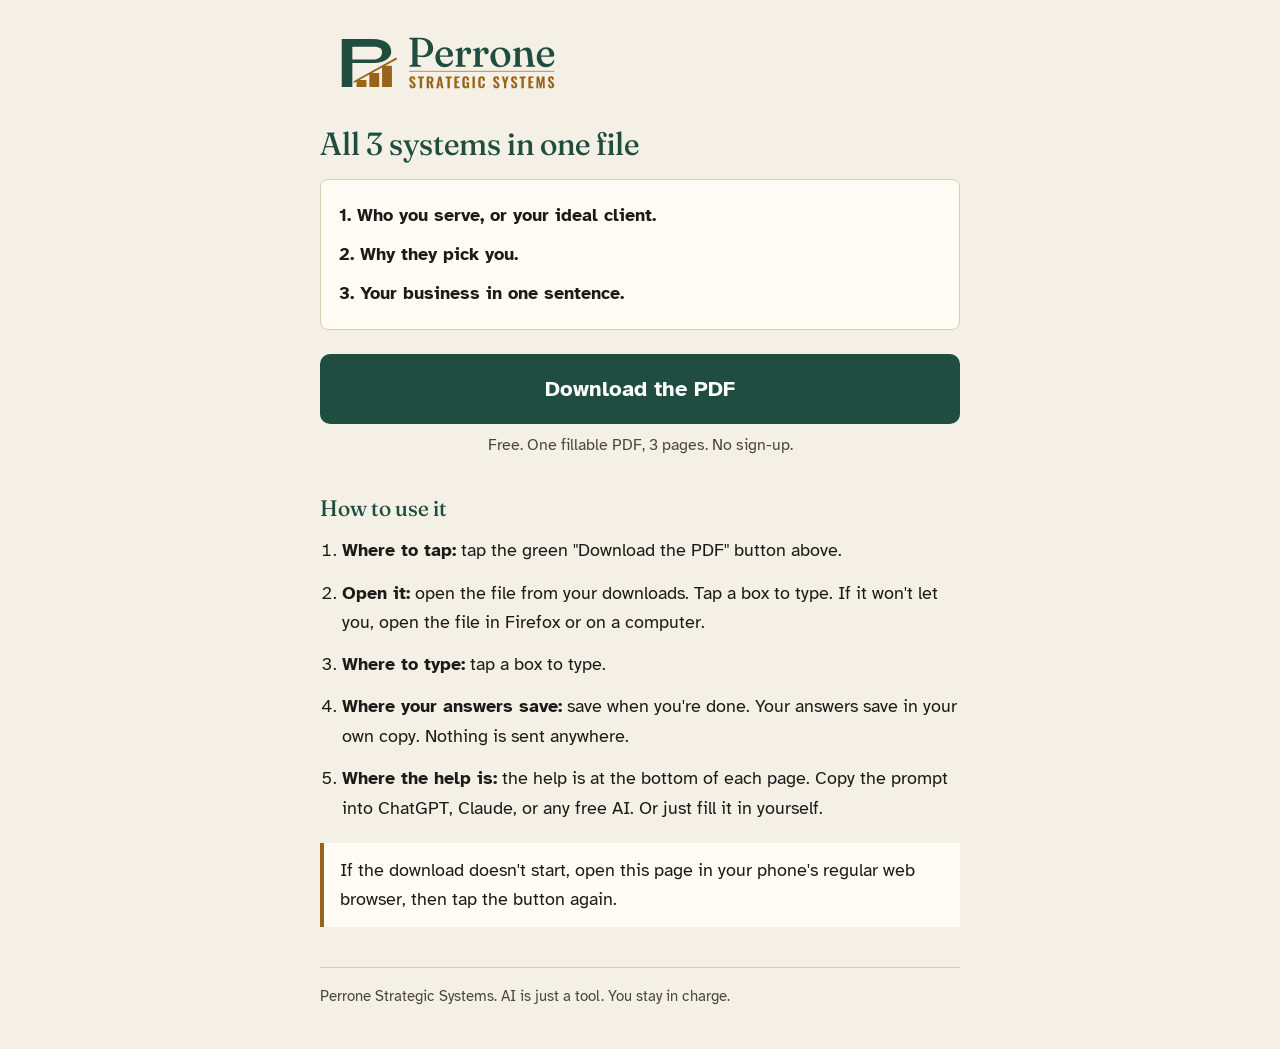
<file: index.html>
<!DOCTYPE html>
<html lang="en">
<head>
  <meta charset="utf-8">
  <meta name="viewport" content="width=device-width, initial-scale=1">
  <meta name="robots" content="noindex, nofollow">
  <title>All 3 systems in one file · Perrone Strategic Systems</title>
  <meta name="description" content="A free fillable PDF from Perrone Strategic Systems: who you serve, why they pick you, and your business in one sentence.">
  <link rel="icon" type="image/png" sizes="32x32" href="assets/img/favicon-32.png">
  <style>
    @font-face { font-family: "Fraunces"; src: url("assets/fonts/Fraunces-Display.woff2") format("woff2"); font-weight: 600 700; font-display: swap; }
    @font-face { font-family: "Atkinson Hyperlegible"; src: url("assets/fonts/AtkinsonHyperlegible-Regular.woff2") format("woff2"); font-weight: 400; font-display: swap; }
    @font-face { font-family: "Atkinson Hyperlegible"; src: url("assets/fonts/AtkinsonHyperlegible-Bold.woff2") format("woff2"); font-weight: 700; font-display: swap; }
    :root { --cream: #f5f0e6; --forest: #1f4d3f; --gold: #9a6418; --ink: #1c1b18; --paper: #fffcf6; --line: #d9cbb0; }
    * { box-sizing: border-box; }
    body { margin: 0; background: var(--cream); color: var(--ink); font-family: "Atkinson Hyperlegible", Arial, sans-serif; font-size: 1.15rem; line-height: 1.6; }
    .wrap { width: min(40rem, calc(100% - 2.5rem)); margin: 0 auto; padding: 1.25rem 0 2.5rem; }
    .logo { display: block; width: min(16rem, 70%); height: auto; margin-bottom: 1.25rem; }
    h1 { font-family: "Fraunces", Georgia, serif; color: var(--forest); font-size: 2rem; line-height: 1.15; margin: 0 0 1rem; }
    h2 { font-family: "Fraunces", Georgia, serif; color: var(--forest); font-size: 1.4rem; margin: 2rem 0 0.6rem; }
    .three { list-style: none; padding: 1rem 1.1rem; margin: 0 0 1.5rem; background: var(--paper); border: 1px solid var(--line); border-radius: 8px; font-weight: 700; }
    .three li { padding: 0.3rem 0; }
    .btn { display: block; text-align: center; background: var(--forest); color: #fff; text-decoration: none; font-weight: 700; font-size: 1.35rem; padding: 1.1rem 1rem; border-radius: 10px; min-height: 3.5rem; }
    .btn:focus-visible { outline: 3px solid var(--gold); outline-offset: 3px; }
    .small { font-size: 1rem; color: #4a463e; margin: 0.6rem 0 0; text-align: center; }
    ol.steps { padding-left: 1.4rem; margin: 0; }
    ol.steps li { margin: 0 0 0.8rem; }
    .note { background: var(--paper); border-left: 4px solid var(--gold); padding: 0.8rem 1rem; margin: 1.25rem 0 0; }
    footer { border-top: 1px solid var(--line); margin-top: 2.5rem; padding-top: 1rem; font-size: 0.95rem; color: #4a463e; }
  </style>
</head>
<body>
  <main class="wrap">
    <img class="logo" src="assets/img/horizontal-primary-transparent.svg" width="520" height="90" alt="Perrone Strategic Systems">
    <h1>All 3 systems in one file</h1>
    <ul class="three">
      <li>1. Who you serve, or your ideal client.</li>
      <li>2. Why they pick you.</li>
      <li>3. Your business in one sentence.</li>
    </ul>

    <a class="btn" href="all-3-systems.pdf" download="Three things I couldn't answer about my business (all 3 systems).pdf">Download the PDF</a>
    <p class="small">Free. One fillable PDF, 3 pages. No sign-up.</p>

    <h2>How to use it</h2>
    <ol class="steps">
      <li><strong>Where to tap:</strong> tap the green "Download the PDF" button above.</li>
      <li><strong>Open it:</strong> open the file from your downloads. Tap a box to type. If it won't let you, open the file in Firefox or on a computer.</li>
      <li><strong>Where to type:</strong> tap a box to type.</li>
      <li><strong>Where your answers save:</strong> save when you're done. Your answers save in your own copy. Nothing is sent anywhere.</li>
      <li><strong>Where the help is:</strong> the help is at the bottom of each page. Copy the prompt into ChatGPT, Claude, or any free AI. Or just fill it in yourself.</li>
    </ol>
    <p class="note">If the download doesn't start, open this page in your phone's regular web browser, then tap the button again.</p>

    <footer>Perrone Strategic Systems. AI is just a tool. You stay in charge.</footer>
  </main>
</body>
</html>
</file>
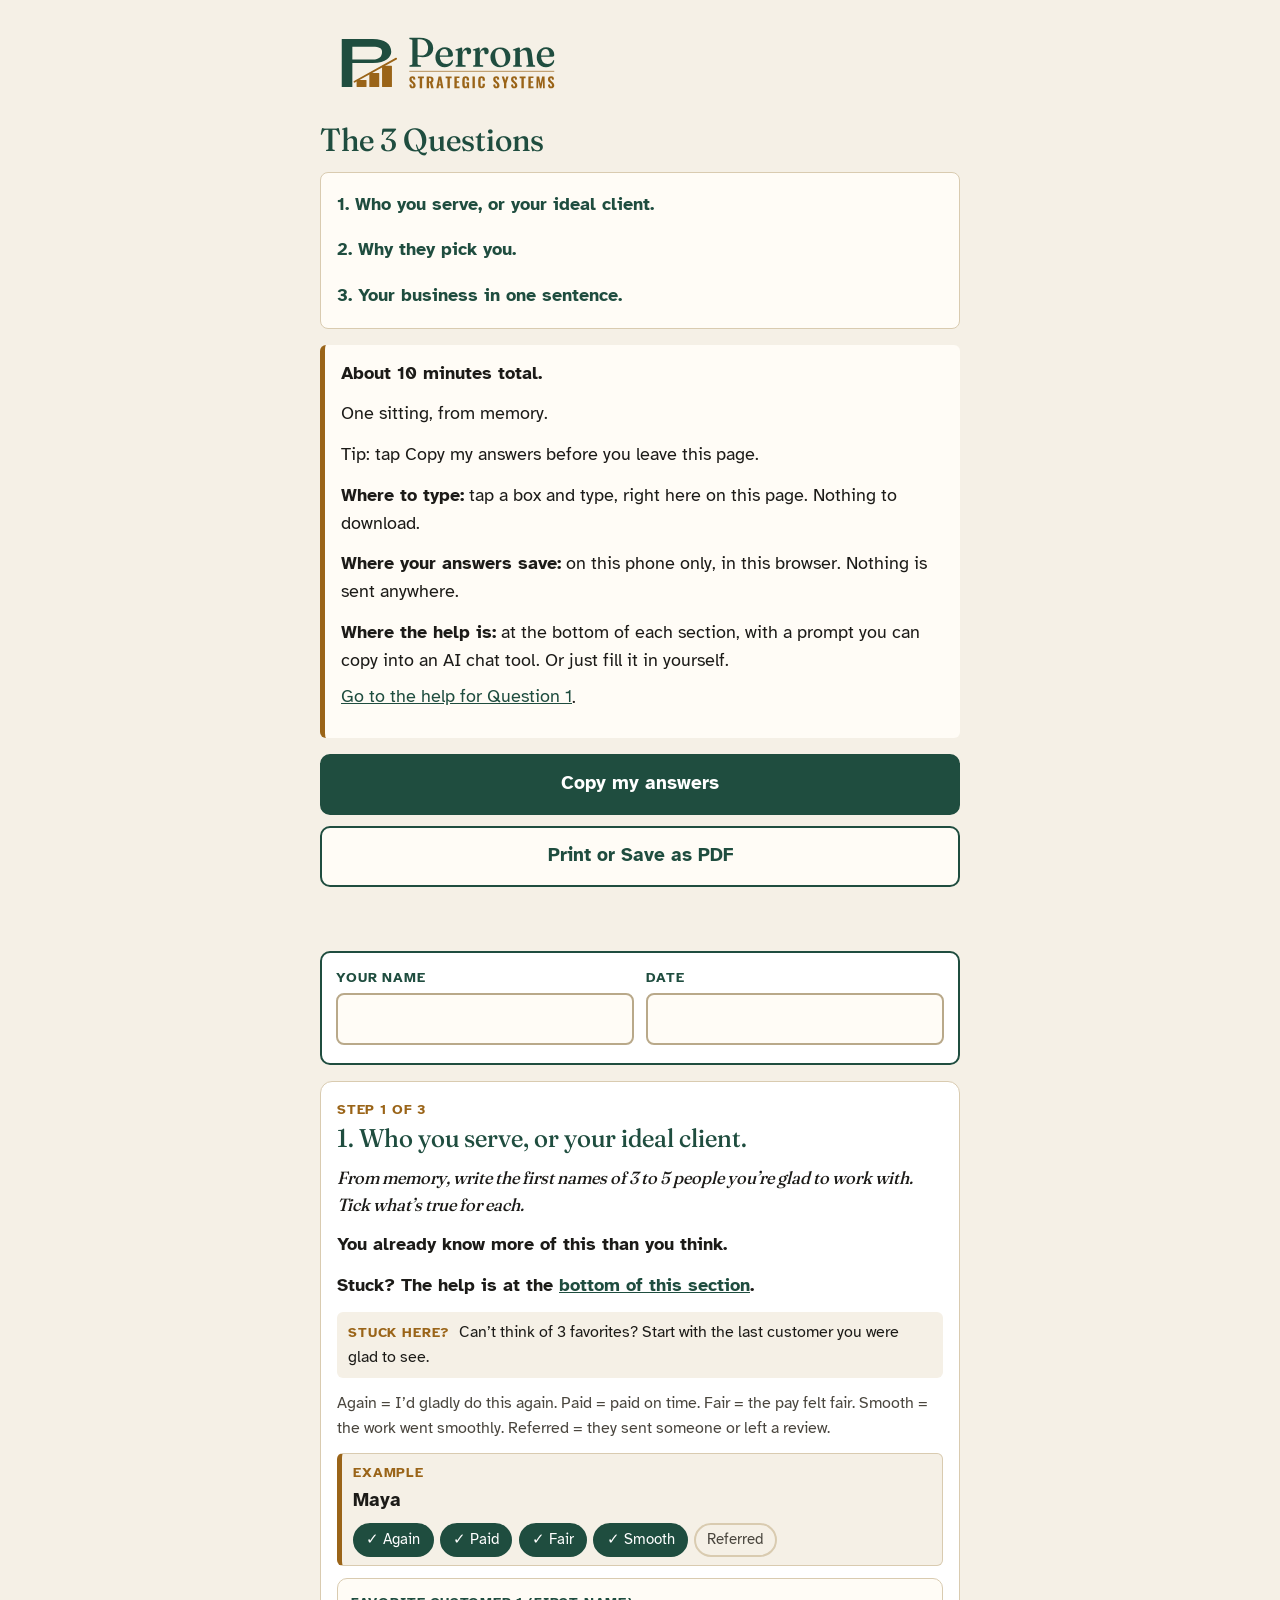
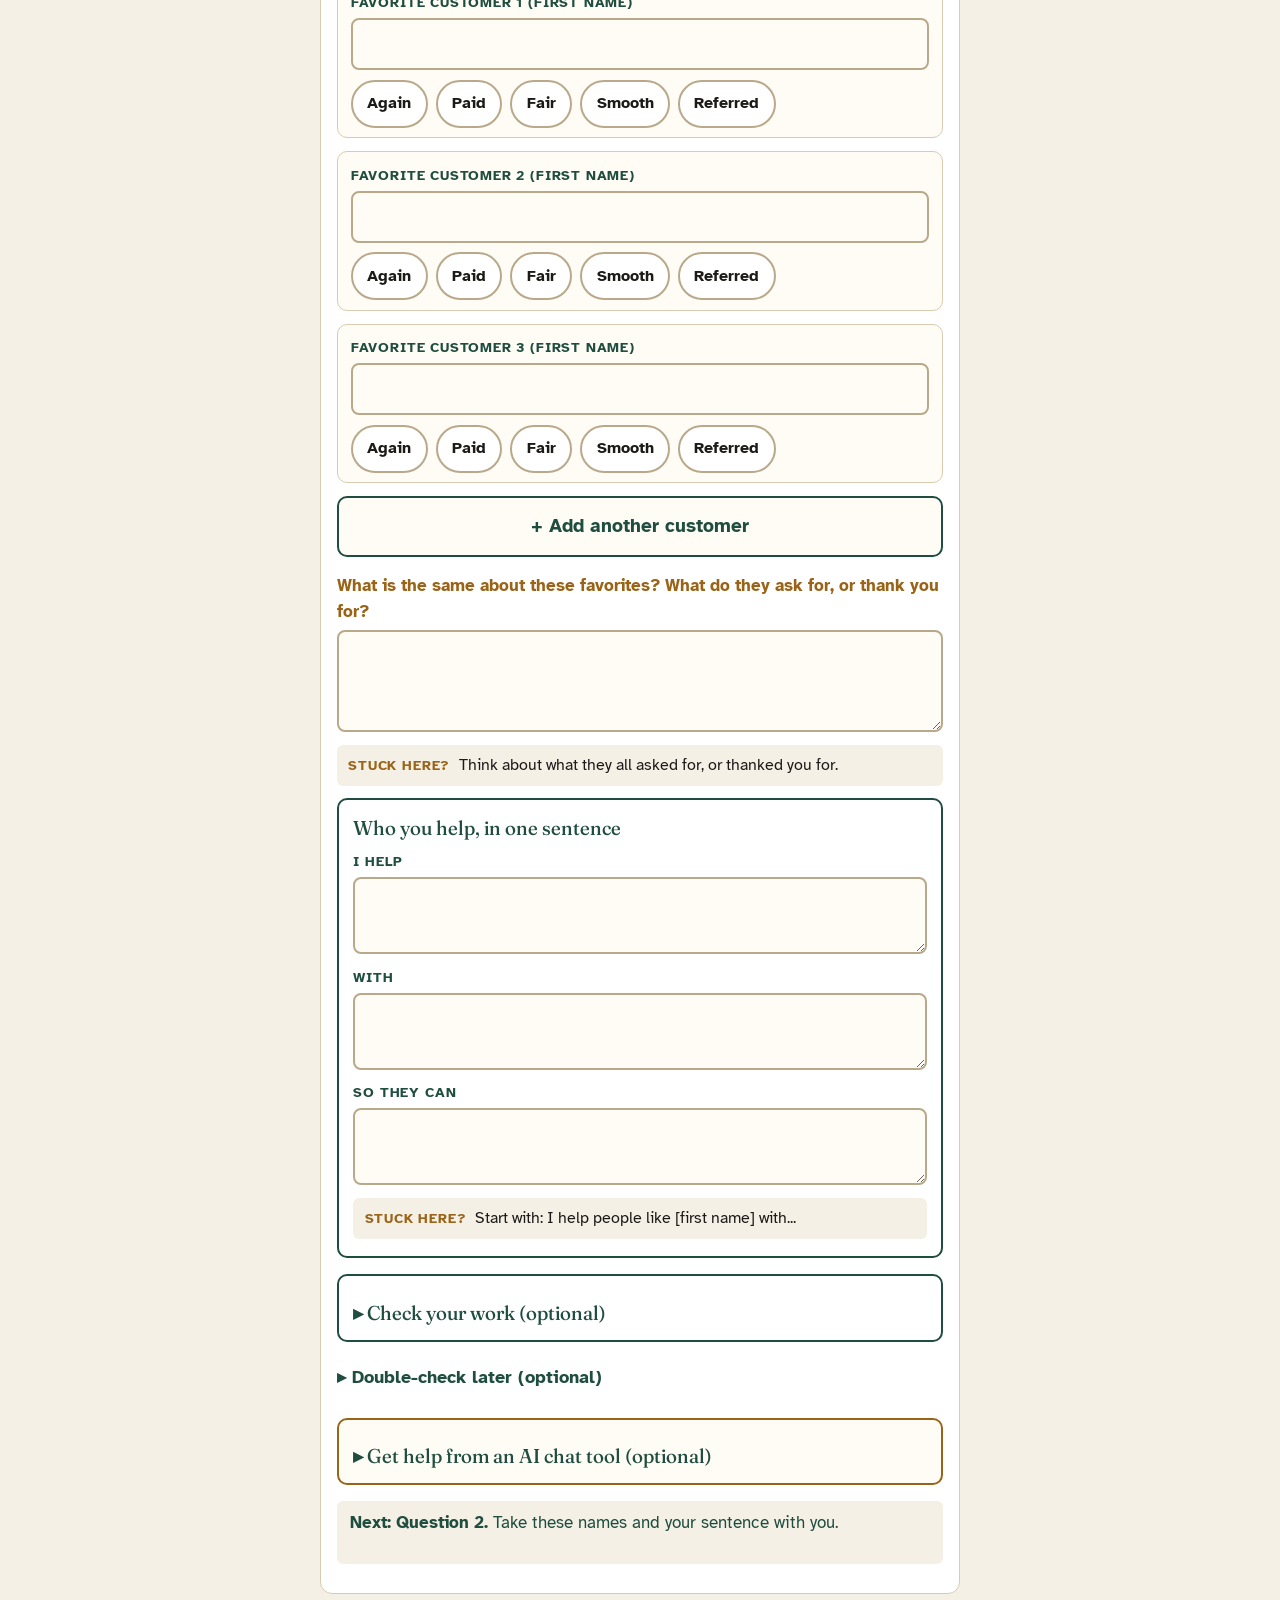
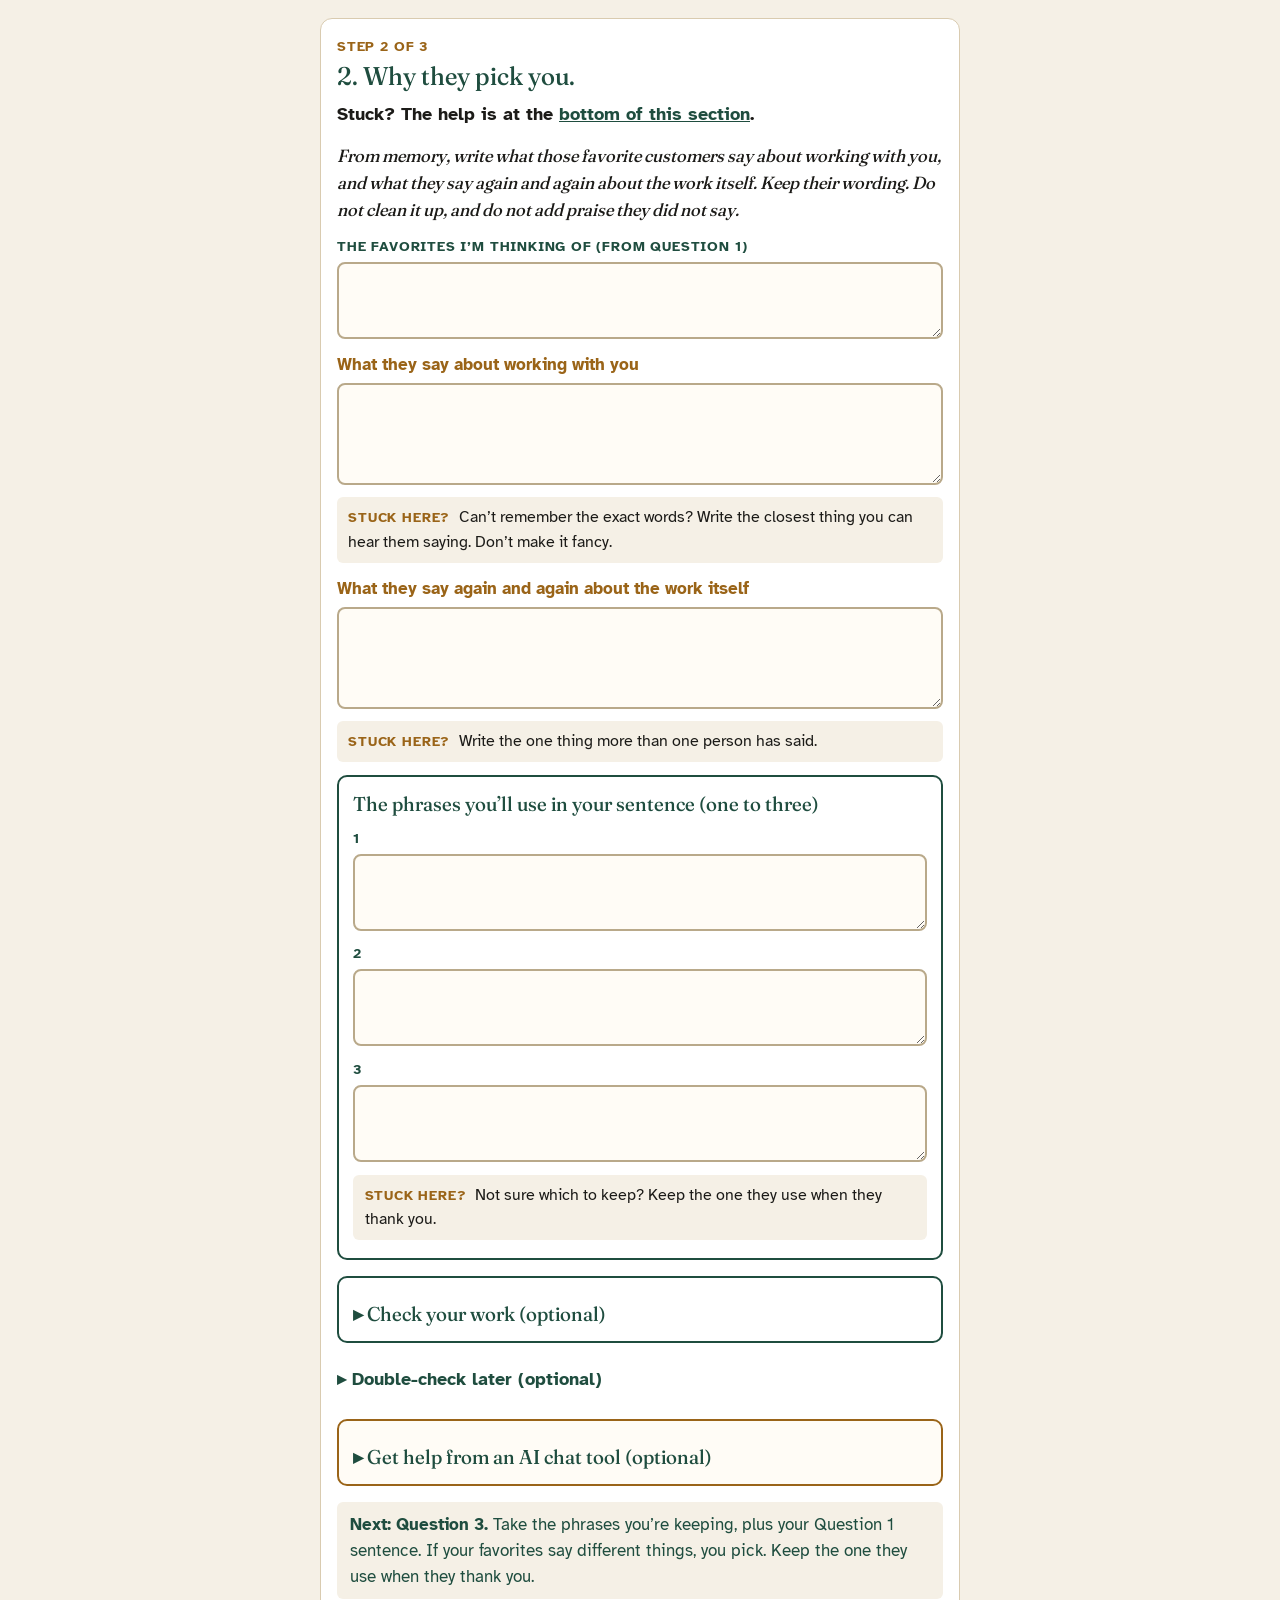
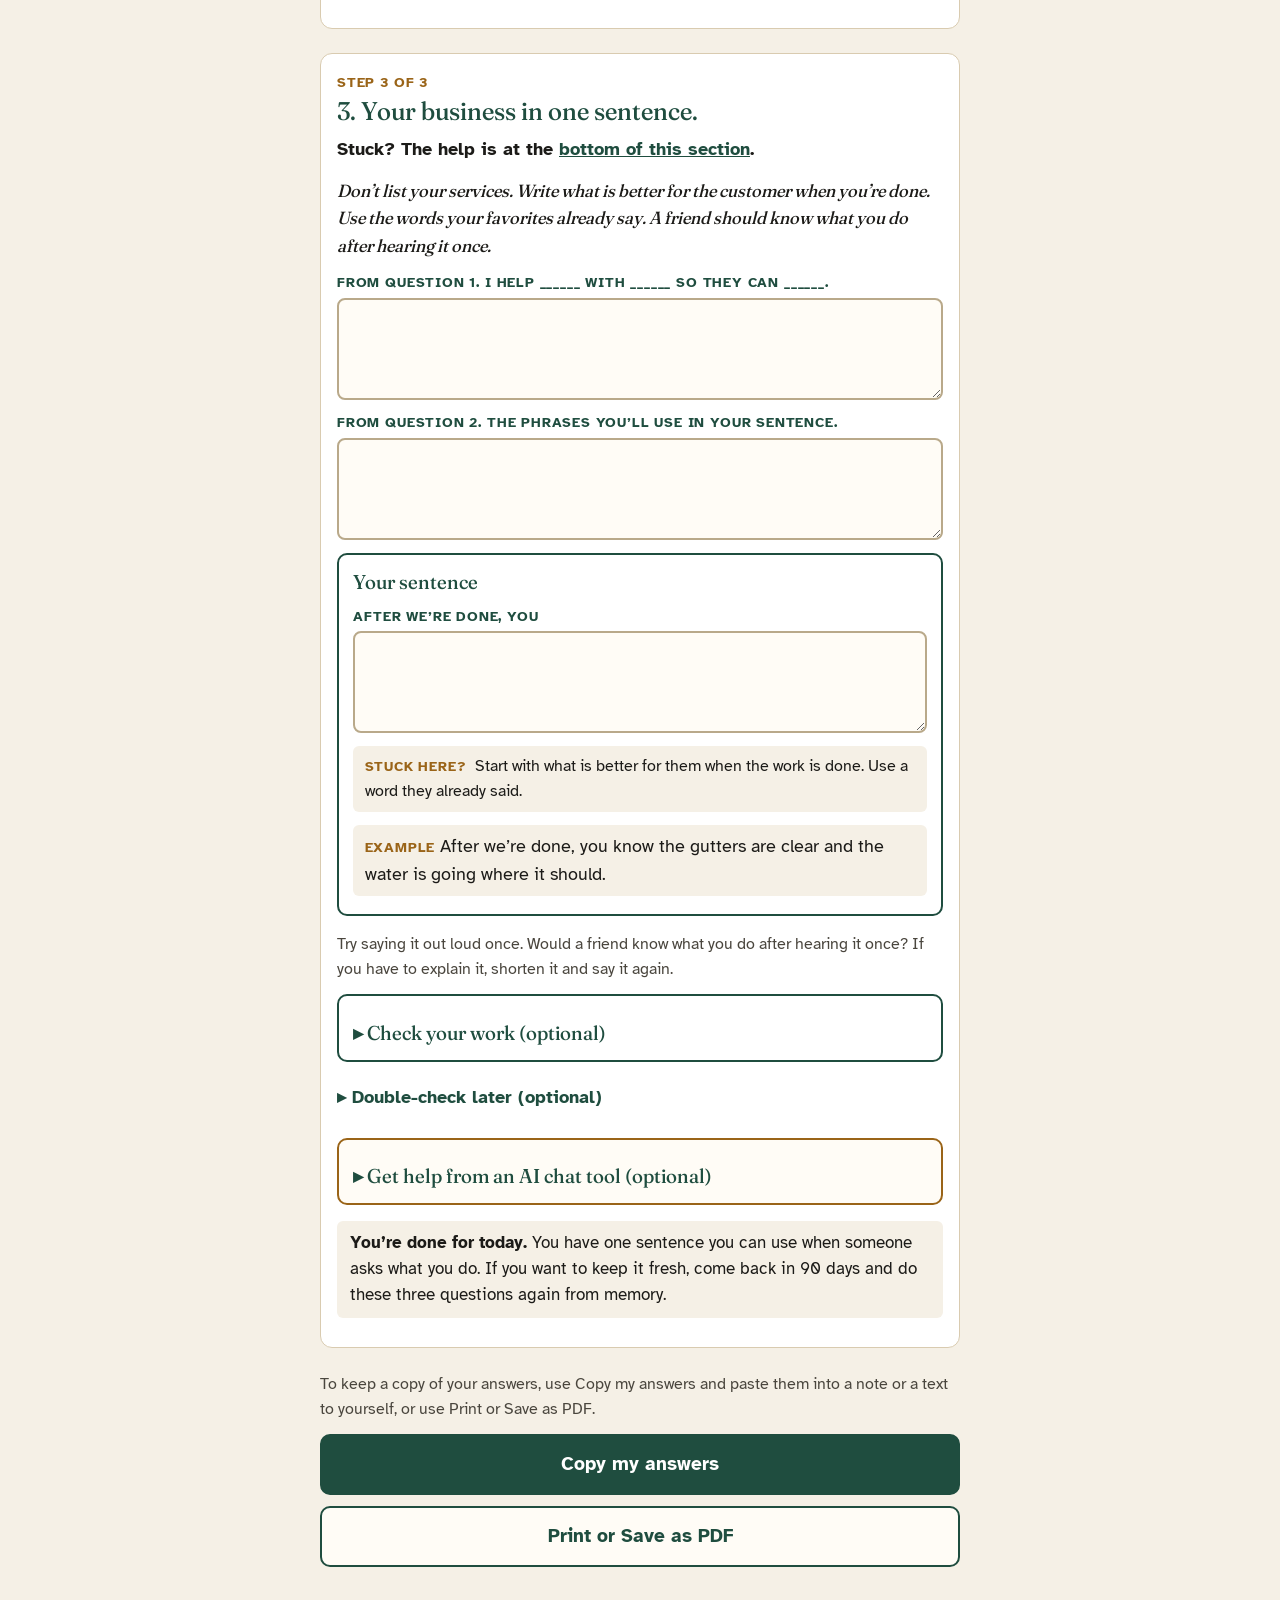
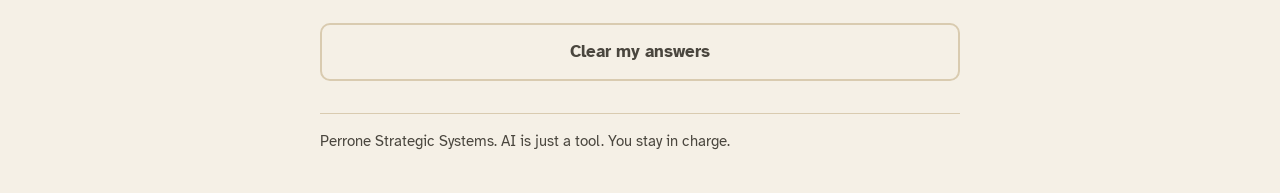
<file: live/index.html>
<!DOCTYPE html>
<html lang="en">
<head>
  <meta charset="utf-8">
  <meta name="viewport" content="width=device-width, initial-scale=1">
  <meta name="robots" content="noindex, nofollow">
  <meta name="format-detection" content="telephone=no">
  <title>The 3 Questions, fill in on this page · Perrone Strategic Systems</title>
  <link rel="icon" type="image/png" sizes="32x32" href="../assets/img/favicon-32.png">
  <link rel="stylesheet" href="live.css">
</head>
<body>
<main class="wrap">
  <img class="logo" src="../assets/img/horizontal-primary-transparent.svg" width="520" height="90" alt="Perrone Strategic Systems">
  <h1>The 3 Questions</h1>
  <ul class="three">
    <li><a href="#s1">1. Who you serve, or your ideal client.</a></li>
    <li><a href="#s2">2. Why they pick you.</a></li>
    <li><a href="#s3">3. Your business in one sentence.</a></li>
  </ul>

  <div class="howto" id="howto">
    <p><strong>About 10 minutes total.</strong></p>
    <p>One sitting, from memory.</p>
    <p>Tip: tap Copy my answers before you leave this page.</p>
    <p><strong>Where to type:</strong> tap a box and type, right here on this page. Nothing to download.</p>
    <p><strong>Where your answers save:</strong> on this phone only, in this browser. Nothing is sent anywhere.</p>
    <p><strong>Where the help is:</strong> at the bottom of each section, with a prompt you can copy into an AI chat tool. Or just fill it in yourself. <a href="#help1">Go to the help for Question 1</a>.</p>
    <p class="savestate" id="savestate" aria-live="polite"></p>
  </div>

  <div class="tools" id="tools-top">
    <button type="button" class="btn js-copy-all">Copy my answers</button>
    <button type="button" class="btn btn-alt js-print">Print or Save as PDF</button>
    <p class="copied js-copied" role="status" aria-live="polite"></p>
  </div>

  <div class="box who" id="who">
    <div class="row2">
      <label class="fld"><span class="lbl">Your name</span><input type="text" data-key="q1-f-name" data-label="Your name" autocomplete="off"></label>
      <label class="fld"><span class="lbl">Date</span><input type="text" data-key="q1-f-date" data-label="Date" autocomplete="off"></label>
    </div>
  </div>

  <!-- SYSTEM 1 -->
  <section class="sys" id="s1" data-title="1. Who you serve, or your ideal client.">
    <p class="eyebrow">Step 1 of 3</p>
    <h2>1. Who you serve, or your ideal client.</h2>
    <p class="intro">From memory, write the first names of 3 to 5 people you’re glad to work with. Tick what’s true for each.</p>
    <p class="lead">You already know more of this than you think.</p>
    <p class="lead">Stuck? The help is at the <a href="#help1">bottom of this section</a>.</p>
    <p class="stuck"><span>Stuck here?</span> Can’t think of 3 favorites? Start with the last customer you were glad to see.</p>

    <p class="hint legend">Again = I’d gladly do this again. Paid = paid on time. Fair = the pay felt fair. Smooth = the work went smoothly. Referred = they sent someone or left a review.</p>

    <div class="favs">
      <div class="fav example" aria-label="Example">
        <p class="lbl">Example</p>
        <p class="exname">Maya</p>
        <ul class="exmarks">
          <li class="on">Again</li><li class="on">Paid</li><li class="on">Fair</li><li class="on">Smooth</li><li>Referred</li>
        </ul>
      </div>
      <div class="fav">
        <label class="fld"><span class="lbl">Favorite customer 1 (first name)</span><input type="text" data-key="q1-f-fav-1" data-label="Favorite customer 1" autocomplete="off"></label>
        <div class="marks">
          <label class="mark"><input type="checkbox" data-key="q1-f-fav-1-again" data-label="Again" aria-label="Favorite customer 1: I’d gladly do this again"><span>Again</span></label>
          <label class="mark"><input type="checkbox" data-key="q1-f-fav-1-paid" data-label="Paid" aria-label="Favorite customer 1: Paid on time"><span>Paid</span></label>
          <label class="mark"><input type="checkbox" data-key="q1-f-fav-1-profit" data-label="Fair" aria-label="Favorite customer 1: The pay felt fair"><span>Fair</span></label>
          <label class="mark"><input type="checkbox" data-key="q1-f-fav-1-smooth" data-label="Smooth" aria-label="Favorite customer 1: The work went smoothly"><span>Smooth</span></label>
          <label class="mark"><input type="checkbox" data-key="q1-f-fav-1-ref" data-label="Referred" aria-label="Favorite customer 1: They sent someone or left a review"><span>Referred</span></label>
        </div>
      </div>
      <div class="fav">
        <label class="fld"><span class="lbl">Favorite customer 2 (first name)</span><input type="text" data-key="q1-f-fav-2" data-label="Favorite customer 2" autocomplete="off"></label>
        <div class="marks">
          <label class="mark"><input type="checkbox" data-key="q1-f-fav-2-again" data-label="Again" aria-label="Favorite customer 2: I’d gladly do this again"><span>Again</span></label>
          <label class="mark"><input type="checkbox" data-key="q1-f-fav-2-paid" data-label="Paid" aria-label="Favorite customer 2: Paid on time"><span>Paid</span></label>
          <label class="mark"><input type="checkbox" data-key="q1-f-fav-2-profit" data-label="Fair" aria-label="Favorite customer 2: The pay felt fair"><span>Fair</span></label>
          <label class="mark"><input type="checkbox" data-key="q1-f-fav-2-smooth" data-label="Smooth" aria-label="Favorite customer 2: The work went smoothly"><span>Smooth</span></label>
          <label class="mark"><input type="checkbox" data-key="q1-f-fav-2-ref" data-label="Referred" aria-label="Favorite customer 2: They sent someone or left a review"><span>Referred</span></label>
        </div>
      </div>
      <div class="fav">
        <label class="fld"><span class="lbl">Favorite customer 3 (first name)</span><input type="text" data-key="q1-f-fav-3" data-label="Favorite customer 3" autocomplete="off"></label>
        <div class="marks">
          <label class="mark"><input type="checkbox" data-key="q1-f-fav-3-again" data-label="Again" aria-label="Favorite customer 3: I’d gladly do this again"><span>Again</span></label>
          <label class="mark"><input type="checkbox" data-key="q1-f-fav-3-paid" data-label="Paid" aria-label="Favorite customer 3: Paid on time"><span>Paid</span></label>
          <label class="mark"><input type="checkbox" data-key="q1-f-fav-3-profit" data-label="Fair" aria-label="Favorite customer 3: The pay felt fair"><span>Fair</span></label>
          <label class="mark"><input type="checkbox" data-key="q1-f-fav-3-smooth" data-label="Smooth" aria-label="Favorite customer 3: The work went smoothly"><span>Smooth</span></label>
          <label class="mark"><input type="checkbox" data-key="q1-f-fav-3-ref" data-label="Referred" aria-label="Favorite customer 3: They sent someone or left a review"><span>Referred</span></label>
        </div>
      </div>
      <div class="fav is-extra">
        <label class="fld"><span class="lbl">Favorite customer 4 (first name)</span><input type="text" data-key="q1-f-fav-4" data-label="Favorite customer 4" autocomplete="off"></label>
        <div class="marks">
          <label class="mark"><input type="checkbox" data-key="q1-f-fav-4-again" data-label="Again" aria-label="Favorite customer 4: I’d gladly do this again"><span>Again</span></label>
          <label class="mark"><input type="checkbox" data-key="q1-f-fav-4-paid" data-label="Paid" aria-label="Favorite customer 4: Paid on time"><span>Paid</span></label>
          <label class="mark"><input type="checkbox" data-key="q1-f-fav-4-profit" data-label="Fair" aria-label="Favorite customer 4: The pay felt fair"><span>Fair</span></label>
          <label class="mark"><input type="checkbox" data-key="q1-f-fav-4-smooth" data-label="Smooth" aria-label="Favorite customer 4: The work went smoothly"><span>Smooth</span></label>
          <label class="mark"><input type="checkbox" data-key="q1-f-fav-4-ref" data-label="Referred" aria-label="Favorite customer 4: They sent someone or left a review"><span>Referred</span></label>
        </div>
      </div>
      <div class="fav is-extra">
        <label class="fld"><span class="lbl">Favorite customer 5 (first name)</span><input type="text" data-key="q1-f-fav-5" data-label="Favorite customer 5" autocomplete="off"></label>
        <div class="marks">
          <label class="mark"><input type="checkbox" data-key="q1-f-fav-5-again" data-label="Again" aria-label="Favorite customer 5: I’d gladly do this again"><span>Again</span></label>
          <label class="mark"><input type="checkbox" data-key="q1-f-fav-5-paid" data-label="Paid" aria-label="Favorite customer 5: Paid on time"><span>Paid</span></label>
          <label class="mark"><input type="checkbox" data-key="q1-f-fav-5-profit" data-label="Fair" aria-label="Favorite customer 5: The pay felt fair"><span>Fair</span></label>
          <label class="mark"><input type="checkbox" data-key="q1-f-fav-5-smooth" data-label="Smooth" aria-label="Favorite customer 5: The work went smoothly"><span>Smooth</span></label>
          <label class="mark"><input type="checkbox" data-key="q1-f-fav-5-ref" data-label="Referred" aria-label="Favorite customer 5: They sent someone or left a review"><span>Referred</span></label>
        </div>
      </div>
    </div>

    <button type="button" class="btn btn-alt js-add-fav">+ Add another customer</button>

    <label class="fld"><span class="lbl q">What is the same about these favorites? What do they ask for, or thank you for?</span>
      <textarea rows="3" data-key="q1-f-alike" data-label="What is the same about these favorites? What do they ask for, or thank you for?"></textarea></label>
    <p class="stuck"><span>Stuck here?</span> Think about what they all asked for, or thanked you for.</p>

    <div class="box">
      <h3>Who you help, in one sentence</h3>
      <label class="fld"><span class="lbl">I help</span><textarea rows="2" data-key="q1-f-i-help" data-label="I help"></textarea></label>
      <label class="fld"><span class="lbl">With</span><textarea rows="2" data-key="q1-f-with" data-label="With"></textarea></label>
      <label class="fld"><span class="lbl">So they can</span><textarea rows="2" data-key="q1-f-so-they-can" data-label="So they can"></textarea></label>
      <p class="stuck"><span>Stuck here?</span> Start with: I help people like [first name] with...</p>
    </div>

    <details class="box done">
      <summary>▸ Check your work (optional)</summary>
      <p>You do not need to dig through old records first.</p>
      <p class="hint">Write first names only. A few is enough. The people with the most ticks are the ones to build your sentence around.</p>
      <label class="chk"><input type="checkbox" data-key="q1-f-pass-1"><span>I named 3 to 5 real people from memory.</span></label>
      <label class="chk"><input type="checkbox" data-key="q1-f-pass-2"><span>The sentence is in plain words.</span></label>
      <label class="chk"><input type="checkbox" data-key="q1-f-pass-3"><span>The sentence matches the favorites I just named, not a kind of customer I’ve never actually worked with.</span></label>
    </details>
    <details class="fold-hint">
      <summary>▸ Double-check later (optional)</summary>
      <p class="hint"><strong>Want to double-check it later?</strong> Look at recent jobs and see if the same people rise to the top. Not needed today.</p>
    </details>

    <details class="help" id="help1">
      <summary>▸ Get help from an AI chat tool (optional)</summary>
      <h3>Even faster, or stuck? Use an AI chat tool (ChatGPT or similar)</h3>
      <p>You know your business. The tool just does the sorting. You decide. The tool only suggests. Open ChatGPT at <a href="https://chatgpt.com" target="_blank" rel="noopener noreferrer">https://chatgpt.com</a>.</p>
      <p>Leave out customer last names, phone numbers, and addresses before you paste.</p>
      <h4>Even faster. Paste this</h4>
      <pre class="prompt">Here are my favorite customers from memory, and a short note about each: [paste here]
Which marks are true for each: I’d gladly do this again, paid on time, the pay felt fair, the work went smoothly, they sent someone or left a review.
What do they have in common? Help me fill in: I help [this type of person] with [this problem] so they can [this benefit].</pre>
      <button type="button" class="btn btn-small js-copy-prompt">Copy prompt</button>
      <h4>Stuck? Paste this</h4>
      <pre class="prompt">I’m working through a question about who my ideal client is. I’m stuck on [this step] because [what’s confusing]. Ask me 3 simple questions, one at a time, to help me answer it from memory. Don’t answer for me.</pre>
      <button type="button" class="btn btn-small js-copy-prompt">Copy prompt</button>
      <p>If the answer doesn’t sound like you or your customers, tell it: That doesn’t sound right. Use only my words.</p>
    </details>
    <p class="next"><a href="#s2"><strong>Next: Question 2.</strong> Take these names and your sentence with you.</a></p>
  </section>

  <!-- SYSTEM 2 -->
  <section class="sys" id="s2" data-title="2. Why they pick you.">
    <p class="eyebrow">Step 2 of 3</p>
    <h2>2. Why they pick you.</h2>
    <p class="lead">Stuck? The help is at the <a href="#help2">bottom of this section</a>.</p>
    <p class="intro">From memory, write what those favorite customers say about working with you, and what they say again and again about the work itself. Keep their wording. Do not clean it up, and do not add praise they did not say.</p>

    <label class="fld"><span class="lbl">The favorites I’m thinking of (from Question 1)</span>
      <textarea rows="2" data-key="q2-f-favorites" data-label="The favorites I’m thinking of (from Question 1)"></textarea></label>

    <label class="fld"><span class="lbl q">What they say about working with you</span>
      <textarea rows="3" data-key="q2-f-say-about-you" data-label="What they say about working with you"></textarea></label>
    <p class="stuck"><span>Stuck here?</span> Can’t remember the exact words? Write the closest thing you can hear them saying. Don’t make it fancy.</p>

    <label class="fld"><span class="lbl q">What they say again and again about the work itself</span>
      <textarea rows="3" data-key="q2-f-repeat-words" data-label="What they say again and again about the work itself"></textarea></label>
    <p class="stuck"><span>Stuck here?</span> Write the one thing more than one person has said.</p>

    <div class="box">
      <h3>The phrases you’ll use in your sentence (one to three)</h3>
      <label class="fld"><span class="lbl">1</span><textarea rows="2" data-key="q2-f-keep-1" data-label="Phrase 1"></textarea></label>
      <label class="fld"><span class="lbl">2</span><textarea rows="2" data-key="q2-f-keep-2" data-label="Phrase 2"></textarea></label>
      <label class="fld"><span class="lbl">3</span><textarea rows="2" data-key="q2-f-keep-3" data-label="Phrase 3"></textarea></label>
      <p class="stuck"><span>Stuck here?</span> Not sure which to keep? Keep the one they use when they thank you.</p>
    </div>

    <details class="box done">
      <summary>▸ Check your work (optional)</summary>
      <label class="chk"><input type="checkbox" data-key="q2-f-pass-1"><span>The phrases are in their words, not mine.</span></label>
      <label class="chk"><input type="checkbox" data-key="q2-f-pass-2"><span>At least one phrase is something they repeat, or the thing they thank me for most.</span></label>
      <label class="chk"><input type="checkbox" data-key="q2-f-pass-3"><span>These words come from the favorites I named on Question 1.</span></label>
    </details>
    <details class="fold-hint">
      <summary>▸ Double-check later (optional)</summary>
      <p class="hint"><strong>Want to double-check it later?</strong> Look at texts and reviews and see if the same words show up. Not needed today.</p>
    </details>

    <details class="help" id="help2">
      <summary>▸ Get help from an AI chat tool (optional)</summary>
      <h3>Even faster, or stuck? Use an AI chat tool (ChatGPT or similar)</h3>
      <p>You know your business. The tool just does the sorting. You decide. The tool only suggests. Open ChatGPT at <a href="https://chatgpt.com" target="_blank" rel="noopener noreferrer">https://chatgpt.com</a>.</p>
      <p>Leave out customer last names, phone numbers, and addresses before you paste.</p>
      <h4>Even faster. Paste this</h4>
      <pre class="prompt">These are my favorite customers. From memory, here is what they say about me, and about the work:
[paste what you remember here]
Pull out the exact phrases they repeat, using their words, not yours.</pre>
      <button type="button" class="btn btn-small js-copy-prompt">Copy prompt</button>
      <h4>Stuck? Paste this</h4>
      <pre class="prompt">I’m working through a question about why my customers pick me. I’m stuck on [this step] because [what’s confusing]. Ask me 3 simple questions, one at a time, to help me answer it from memory. Don’t answer for me.</pre>
      <button type="button" class="btn btn-small js-copy-prompt">Copy prompt</button>
      <p>If the answer doesn’t sound like you or your customers, tell it: That doesn’t sound right. Use only my words.</p>
    </details>
    <p class="next"><a href="#s3"><strong>Next: Question 3.</strong> Take the phrases you’re keeping, plus your Question 1 sentence. If your favorites say different things, you pick. Keep the one they use when they thank you.</a></p>
  </section>

  <!-- SYSTEM 3 -->
  <section class="sys" id="s3" data-title="3. Your business in one sentence.">
    <p class="eyebrow">Step 3 of 3</p>
    <h2>3. Your business in one sentence.</h2>
    <p class="lead">Stuck? The help is at the <a href="#help3">bottom of this section</a>.</p>
    <p class="intro">Don’t list your services. Write what is better for the customer when you’re done. Use the words your favorites already say. A friend should know what you do after hearing it once.</p>

    <label class="fld"><span class="lbl">From Question 1. I help ______ with ______ so they can ______.</span>
      <textarea rows="3" data-key="q3-f-q1-sentence" data-autofill="q1" data-label="From Question 1. I help ______ with ______ so they can ______."></textarea></label>
    <label class="fld"><span class="lbl">From Question 2. The phrases you’ll use in your sentence.</span>
      <textarea rows="3" data-key="q3-f-q2-phrases" data-autofill="q2" data-label="From Question 2. The phrases you’ll use in your sentence."></textarea></label>

    <div class="box">
      <h3>Your sentence</h3>
      <label class="fld"><span class="lbl">After we’re done, you</span><textarea rows="3" data-key="q3-f-sentence" data-label="Your sentence. After we’re done, you"></textarea></label>
      <p class="stuck"><span>Stuck here?</span> Start with what is better for them when the work is done. Use a word they already said.</p>
      <p class="example"><span class="lbl">Example</span> After we’re done, you know the gutters are clear and the water is going where it should.</p>
    </div>
    <p class="hint">Try saying it out loud once. Would a friend know what you do after hearing it once? If you have to explain it, shorten it and say it again.</p>

    <details class="box done">
      <summary>▸ Check your work (optional)</summary>
      <label class="chk"><input type="checkbox" data-key="q3-f-pass-1"><span>The sentence starts with what is better for the customer, not my list of services.</span></label>
      <label class="chk"><input type="checkbox" data-key="q3-f-pass-2"><span>It uses words from Question 2, not a slogan I made up.</span></label>
      <label class="chk"><input type="checkbox" data-key="q3-f-pass-3"><span>It is about the people I named on Question 1.</span></label>
      <label class="chk"><input type="checkbox" data-key="q3-f-pass-4"><span>I can say it out loud, and a friend would know what I do without me explaining.</span></label>
    </details>
    <details class="fold-hint">
      <summary>▸ Double-check later (optional)</summary>
      <p class="hint"><strong>Want to double-check it later?</strong> Say the sentence to three people and see if they get it. Not needed today.</p>
    </details>

    <details class="help" id="help3">
      <summary>▸ Get help from an AI chat tool (optional)</summary>
      <h3>Even faster, or stuck? Use an AI chat tool (ChatGPT or similar)</h3>
      <p>You know your business. The tool just does the sorting. You decide. The tool only suggests. Open ChatGPT at <a href="https://chatgpt.com" target="_blank" rel="noopener noreferrer">https://chatgpt.com</a>.</p>
      <p>Leave out customer last names, phone numbers, and addresses before you paste.</p>
      <h4>Even faster. Paste this</h4>
      <pre class="prompt" data-fill-prompt>Here is who I help: [paste your Question 1 sentence]
Here is what my favorites repeat about the work: [paste your Question 2 phrases]

Give me 5 versions of this sentence, in plain words: After we’re done, you ______.</pre>
      <button type="button" class="btn btn-small js-copy-prompt">Copy prompt</button>
      <h4>Stuck? Paste this</h4>
      <pre class="prompt">I’m working through a question called Your business in one sentence. I’m stuck on [this step] because [what’s confusing]. Ask me 3 simple questions, one at a time, to help me answer it from memory. Don’t answer for me.</pre>
      <button type="button" class="btn btn-small js-copy-prompt">Copy prompt</button>
      <p>If the answer doesn’t sound like you or your customers, tell it: That doesn’t sound right. Use only my words.</p>
    </details>
    <p class="next"><strong>You’re done for today.</strong> You have one sentence you can use when someone asks what you do. If you want to keep it fresh, come back in 90 days and do these three questions again from memory.</p>
  </section>

  <div class="tools" id="tools-bottom">
    <p class="hint js-keep-hint">To keep a copy of your answers, use Copy my answers and paste them into a note or a text to yourself, or use Print or Save as PDF.</p>
    <button type="button" class="btn js-copy-all">Copy my answers</button>
    <button type="button" class="btn btn-alt js-print">Print or Save as PDF</button>
    <p class="copied js-copied" role="status" aria-live="polite"></p>
    <button type="button" class="btn btn-ghost js-clear">Clear my answers</button>
  </div>

  <footer>Perrone Strategic Systems. AI is just a tool. You stay in charge.</footer>
</main>
<script src="live.js"></script>
</body>
</html>
</file>
<file: live/live.css>
@font-face { font-family: "Fraunces"; src: url("../assets/fonts/Fraunces-Display.woff2") format("woff2"); font-weight: 600 700; font-display: swap; }
@font-face { font-family: "Atkinson Hyperlegible"; src: url("../assets/fonts/AtkinsonHyperlegible-Regular.woff2") format("woff2"); font-weight: 400; font-display: swap; }
@font-face { font-family: "Atkinson Hyperlegible"; src: url("../assets/fonts/AtkinsonHyperlegible-Bold.woff2") format("woff2"); font-weight: 700; font-display: swap; }
:root { --cream: #f5f0e6; --forest: #1f4d3f; --gold: #9a6418; --ink: #1c1b18; --paper: #fffcf6; --line: #d9cbb0; --muted: #4a463e; }
* { box-sizing: border-box; }
html { -webkit-text-size-adjust: 100%; text-size-adjust: 100%; }
body { margin: 0; background: var(--cream); color: var(--ink); font-family: "Atkinson Hyperlegible", Arial, sans-serif; font-size: 1.125rem; line-height: 1.55; overflow-wrap: break-word; }
.wrap { width: min(40rem, calc(100% - 2rem)); margin: 0 auto; padding: 1.25rem 0 2.5rem; }
.logo { display: block; width: min(16rem, 70%); height: auto; margin-bottom: 1rem; }
h1 { font-family: "Fraunces", Georgia, serif; color: var(--forest); font-size: 2rem; line-height: 1.15; margin: 0 0 0.8rem; }
h2 { font-family: "Fraunces", Georgia, serif; color: var(--forest); font-size: 1.6rem; line-height: 1.2; margin: 0.2rem 0 0.6rem; }
h3 { font-family: "Fraunces", Georgia, serif; color: var(--forest); font-size: 1.25rem; line-height: 1.25; margin: 0 0 0.7rem; }
h4 { font-size: 1.05rem; color: var(--gold); margin: 1.1rem 0 0.4rem; }
a { color: var(--forest); }
p { margin: 0 0 0.8rem; }
.three { list-style: none; padding: 0.6rem 1rem; margin: 0 0 1rem; background: var(--paper); border: 1px solid var(--line); border-radius: 8px; font-weight: 700; }
.three li a { display: block; padding: 0.55rem 0; min-height: 44px; text-decoration: none; }
.howto { background: var(--paper); border-left: 5px solid var(--gold); border-radius: 6px; padding: 0.9rem 1rem 0.3rem; margin: 0 0 1rem; }
.howto a { display: inline-block; min-height: 44px; padding: 0.55rem 0; }
.savestate { font-weight: 700; color: var(--forest); }
.savestate.warn { color: #7a2e12; }
.tools { margin: 0 0 1.5rem; }
.btn { display: block; width: 100%; text-align: center; background: var(--forest); color: #fff; border: 2px solid var(--forest); font: inherit; font-weight: 700; font-size: 1.2rem; padding: 0.85rem 1rem; border-radius: 10px; min-height: 3.25rem; margin: 0 0 0.7rem; cursor: pointer; -webkit-appearance: none; appearance: none; touch-action: manipulation; }
.btn-alt { background: var(--paper); color: var(--forest); }
.btn-ghost { background: transparent; color: var(--muted); border-color: var(--line); font-size: 1.05rem; margin-top: 1rem; }
.btn-small { font-size: 1.05rem; min-height: 48px; padding: 0.6rem 1rem; }
.btn:focus-visible, input:focus-visible, textarea:focus-visible, a:focus-visible { outline: 3px solid var(--gold); outline-offset: 2px; }
.copied { min-height: 1.6em; margin: 0; font-weight: 700; color: var(--forest); text-align: center; }
.sys { background: #fff; border: 1px solid var(--line); border-radius: 12px; padding: 1.1rem 1rem 1rem; margin: 0 0 1.5rem; scroll-margin-top: 0.5rem; }
.eyebrow, .meta, .lbl, .stuck span { text-transform: uppercase; letter-spacing: 0.06em; font-size: 0.85rem; font-weight: 700; color: var(--gold); }
.eyebrow { margin: 0; }
.lead { font-weight: 700; }
.intro { font-style: italic; font-family: "Fraunces", Georgia, serif; font-size: 1.1rem; }
.meta { color: var(--muted); }
.hint { color: var(--muted); font-size: 1rem; }
.stuck { font-size: 1rem; background: var(--cream); border-radius: 6px; padding: 0.5rem 0.7rem; }
.stuck span { margin-right: 0.3rem; }
.fld { display: block; margin: 0 0 0.8rem; }
.fld .lbl { display: block; margin: 0 0 0.3rem; color: var(--forest); }
.fld .lbl.q { text-transform: none; letter-spacing: 0; font-size: 1.05rem; color: var(--gold); }
input[type="text"], textarea { display: block; width: 100%; font: inherit; font-size: 18px; line-height: 1.4; color: var(--ink); background: var(--paper); border: 2px solid #b9a98a; border-radius: 8px; padding: 0.7rem 0.75rem; min-height: 52px; -webkit-appearance: none; appearance: none; }
textarea { resize: vertical; overflow: hidden; }
input[type="text"]:focus, textarea:focus { border-color: var(--forest); background: #fff; }
.row2 { display: grid; grid-template-columns: 1fr; gap: 0 0.8rem; }
@media (min-width: 30rem) { .row2 { grid-template-columns: 1fr 1fr; } }
.favs { display: grid; gap: 0.8rem; margin: 0 0 0.8rem; }
.fav { border: 1px solid var(--line); border-radius: 10px; padding: 0.8rem 0.8rem 0.6rem; background: var(--paper); }
.fav .fld { margin-bottom: 0.6rem; }
.fav.example { border-left: 5px solid var(--gold); }
.fav.example .lbl, .example .lbl { margin: 0 0 0.2rem; }
.exname { font-weight: 700; font-size: 1.2rem; margin: 0 0 0.4rem; }
.exmarks { list-style: none; padding: 0; margin: 0; display: flex; flex-wrap: wrap; gap: 0.4rem; }
.exmarks li { border: 2px solid var(--line); border-radius: 999px; padding: 0.2rem 0.7rem; font-size: 0.95rem; color: var(--muted); }
.exmarks li.on { border-color: var(--forest); background: var(--forest); color: #fff; }
.exmarks li.on::before { content: "\2713\00a0"; }
.marks { display: flex; flex-wrap: wrap; gap: 0.5rem; }
.mark { position: relative; display: inline-flex; align-items: center; min-height: 48px; padding: 0 0.9rem; border: 2px solid #b9a98a; border-radius: 999px; background: #fff; font-weight: 700; font-size: 1rem; cursor: pointer; -webkit-tap-highlight-color: transparent; }
.mark input { position: absolute; opacity: 0; width: 100%; height: 100%; left: 0; top: 0; margin: 0; cursor: pointer; }
.mark:has(input:checked), .mark.on { background: var(--forest); border-color: var(--forest); color: #fff; }
.mark.on span::before { content: "\2713\00a0"; }
.mark:has(input:focus-visible) { outline: 3px solid var(--gold); outline-offset: 2px; }
.box { border: 2px solid var(--forest); border-radius: 10px; padding: 0.9rem 0.9rem 0.3rem; margin: 0 0 1rem; }
.chk { display: flex; align-items: flex-start; gap: 0.75rem; min-height: 48px; padding: 0.4rem 0; cursor: pointer; }
.chk input { flex: 0 0 auto; width: 30px; height: 30px; margin: 0.1rem 0 0; accent-color: var(--forest); cursor: pointer; }
.example { background: var(--cream); border-radius: 6px; padding: 0.5rem 0.7rem; }
.help { background: var(--paper); border: 2px solid var(--gold); border-radius: 10px; padding: 0.9rem 0.9rem 0.3rem; margin: 0 0 1rem; scroll-margin-top: 0.5rem; }
.help a { word-break: break-all; }
.prompt { white-space: pre-wrap; font-family: "Atkinson Hyperlegible", Arial, sans-serif; font-size: 1rem; background: #fff; border: 1px dashed #b9a98a; border-radius: 6px; padding: 0.7rem; margin: 0 0 0.6rem; }
.next { font-size: 1.05rem; background: var(--cream); border-radius: 6px; padding: 0.6rem 0.8rem; }
.next a { text-decoration: none; display: block; min-height: 44px; }
footer { border-top: 1px solid var(--line); margin-top: 2rem; padding-top: 1rem; font-size: 0.95rem; color: var(--muted); }

.savestate:empty { display: none; margin: 0; }
details.fold-hint { margin: 0 0 1rem; }
details > summary { display: block; min-height: 44px; padding: 0.55rem 0; font-family: "Fraunces", Georgia, serif; font-size: 1.25rem; font-weight: 700; line-height: 1.25; color: var(--forest); cursor: pointer; list-style: none; overflow-wrap: break-word; -webkit-tap-highlight-color: transparent; touch-action: manipulation; }
details.fold-hint > summary { font-family: "Atkinson Hyperlegible", Arial, sans-serif; font-size: 1.125rem; }
details > summary::-webkit-details-marker, details > summary::marker { display: none; content: none; }

.fav.is-extra { display: none; }
.fav.is-extra.is-shown { display: block; }
.js-add-fav { margin: 0 0 1rem; }
.js-add-fav[hidden] { display: none !important; }

@media print {
  @page { margin: 14mm; }
  .fav.is-extra { display: none; }
  .fav.is-extra.has-data, .fav.is-extra.is-shown { display: block; }
  details { break-inside: avoid; }
  .help { display: block !important; }
  body { background: #fff; font-size: 11pt; }
  .wrap { width: 100%; padding: 0; }
  .tools, .btn, .howto, .three, .next a[href] { display: none !important; }
  .logo { width: 45mm; }
  .sys { border: 0; padding: 0; margin: 0; break-before: page; }
  .sys:first-of-type { break-before: auto; }
  input[type="text"], textarea { border: 1px solid #999; background: #fff; min-height: 0; padding: 4pt 6pt; font-size: 11pt; }
  .mark { border: 1px solid #999; min-height: 0; padding: 2pt 8pt; }
  .mark.on { background: #fff; color: #000; border: 2px solid #000; }
  .fav, .box, .stuck, .example, .next { break-inside: avoid; }
}
.who { background: #fff; }
</file>
